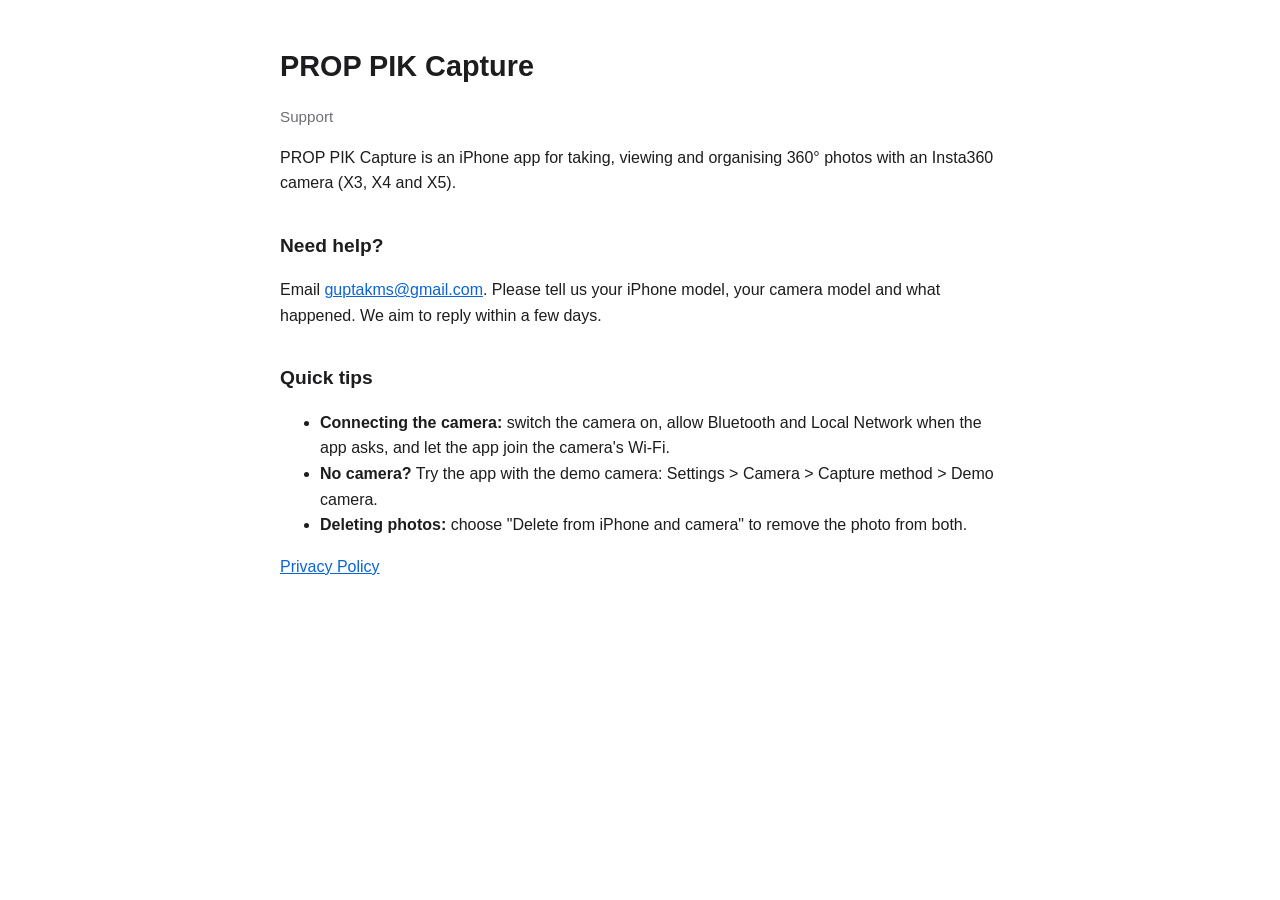
<file: index.html>
<!DOCTYPE html>
<html lang="en"><head><meta charset="utf-8"><meta name="viewport" content="width=device-width, initial-scale=1">
<title>PROP PIK Capture - Support</title><link rel="stylesheet" href="style.css"></head>
<body>
<h1>PROP PIK Capture</h1>
<p class="muted">Support</p>
<p>PROP PIK Capture is an iPhone app for taking, viewing and organising 360&deg; photos with an Insta360 camera (X3, X4 and X5).</p>

<h2>Need help?</h2>
<p>Email <a href="mailto:guptakms@gmail.com">guptakms@gmail.com</a>. Please tell us your iPhone model, your camera model and what happened. We aim to reply within a few days.</p>

<h2>Quick tips</h2>
<ul>
<li><strong>Connecting the camera:</strong> switch the camera on, allow Bluetooth and Local Network when the app asks, and let the app join the camera's Wi-Fi.</li>
<li><strong>No camera?</strong> Try the app with the demo camera: Settings &gt; Camera &gt; Capture method &gt; Demo camera.</li>
<li><strong>Deleting photos:</strong> choose "Delete from iPhone and camera" to remove the photo from both.</li>
</ul>

<p><a href="privacy.html">Privacy Policy</a></p>
</body></html>
</file>
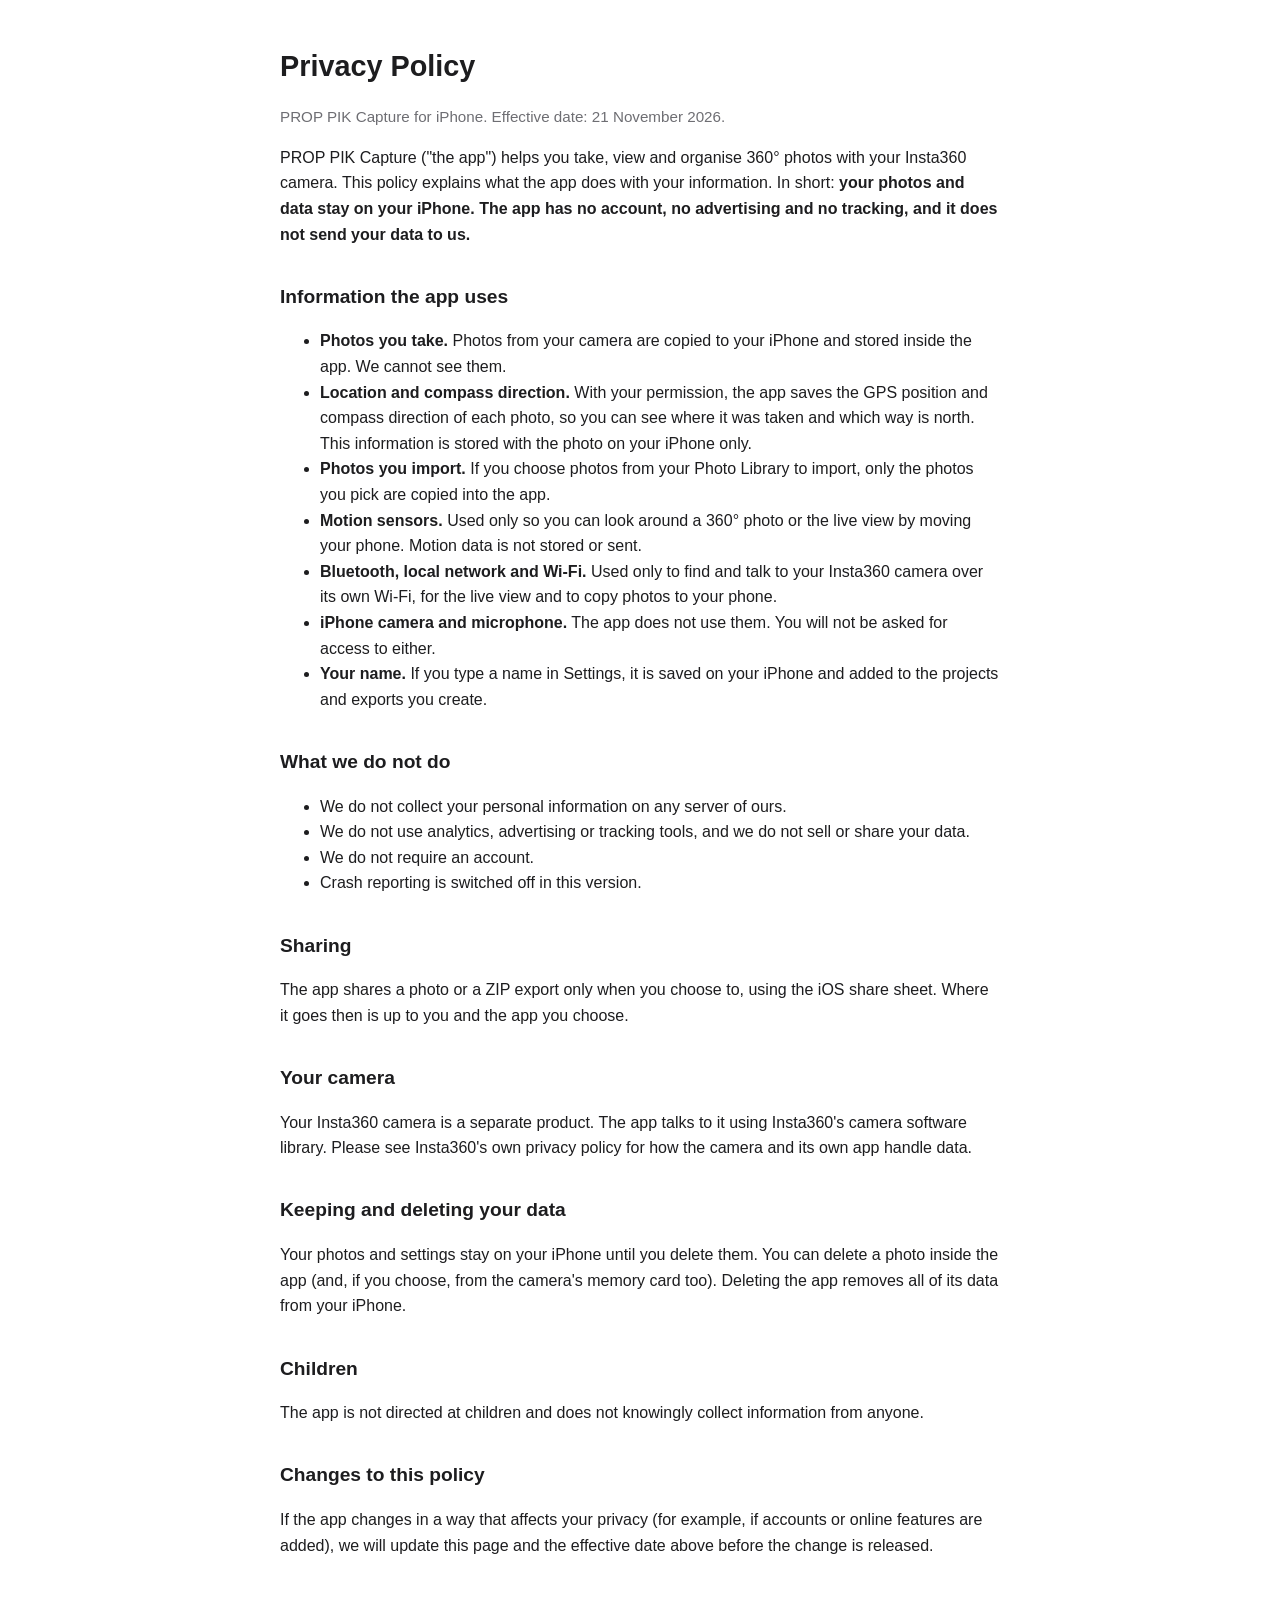
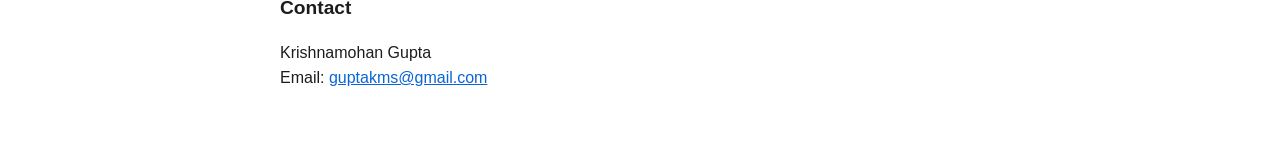
<file: privacy.html>
<!DOCTYPE html>
<html lang="en"><head><meta charset="utf-8"><meta name="viewport" content="width=device-width, initial-scale=1">
<title>PROP PIK Capture - Privacy Policy</title><link rel="stylesheet" href="style.css"></head>
<body>
<h1>Privacy Policy</h1>
<p class="muted">PROP PIK Capture for iPhone. Effective date: 21 November 2026.</p>

<p>PROP PIK Capture ("the app") helps you take, view and organise 360&deg; photos with your Insta360 camera. This policy explains what the app does with your information. In short: <strong>your photos and data stay on your iPhone. The app has no account, no advertising and no tracking, and it does not send your data to us.</strong></p>

<h2>Information the app uses</h2>
<ul>
<li><strong>Photos you take.</strong> Photos from your camera are copied to your iPhone and stored inside the app. We cannot see them.</li>
<li><strong>Location and compass direction.</strong> With your permission, the app saves the GPS position and compass direction of each photo, so you can see where it was taken and which way is north. This information is stored with the photo on your iPhone only.</li>
<li><strong>Photos you import.</strong> If you choose photos from your Photo Library to import, only the photos you pick are copied into the app.</li>
<li><strong>Motion sensors.</strong> Used only so you can look around a 360&deg; photo or the live view by moving your phone. Motion data is not stored or sent.</li>
<li><strong>Bluetooth, local network and Wi-Fi.</strong> Used only to find and talk to your Insta360 camera over its own Wi-Fi, for the live view and to copy photos to your phone.</li>
<li><strong>iPhone camera and microphone.</strong> The app does not use them. You will not be asked for access to either.</li>
<li><strong>Your name.</strong> If you type a name in Settings, it is saved on your iPhone and added to the projects and exports you create.</li>
</ul>

<h2>What we do not do</h2>
<ul>
<li>We do not collect your personal information on any server of ours.</li>
<li>We do not use analytics, advertising or tracking tools, and we do not sell or share your data.</li>
<li>We do not require an account.</li>
<li>Crash reporting is switched off in this version.</li>
</ul>

<h2>Sharing</h2>
<p>The app shares a photo or a ZIP export only when you choose to, using the iOS share sheet. Where it goes then is up to you and the app you choose.</p>

<h2>Your camera</h2>
<p>Your Insta360 camera is a separate product. The app talks to it using Insta360's camera software library. Please see Insta360's own privacy policy for how the camera and its own app handle data.</p>

<h2>Keeping and deleting your data</h2>
<p>Your photos and settings stay on your iPhone until you delete them. You can delete a photo inside the app (and, if you choose, from the camera's memory card too). Deleting the app removes all of its data from your iPhone.</p>

<h2>Children</h2>
<p>The app is not directed at children and does not knowingly collect information from anyone.</p>

<h2>Changes to this policy</h2>
<p>If the app changes in a way that affects your privacy (for example, if accounts or online features are added), we will update this page and the effective date above before the change is released.</p>

<h2>Contact</h2>
<p>Krishnamohan Gupta<br>Email: <a href="mailto:guptakms@gmail.com">guptakms@gmail.com</a></p>
</body></html>
</file>
<file: style.css>
body{font-family:-apple-system,BlinkMacSystemFont,"Segoe UI",Roboto,sans-serif;max-width:720px;margin:0 auto;padding:24px 18px 60px;line-height:1.6;color:#1d1d1f;background:#fff}
h1{font-size:1.8rem;margin-bottom:.2em}h2{font-size:1.2rem;margin-top:1.8em}
.muted{color:#6e6e73;font-size:.95rem}a{color:#0a64d8}
@media (prefers-color-scheme:dark){body{background:#111;color:#f2f2f7}.muted{color:#a1a1a6}a{color:#6cb2ff}}
</file>
